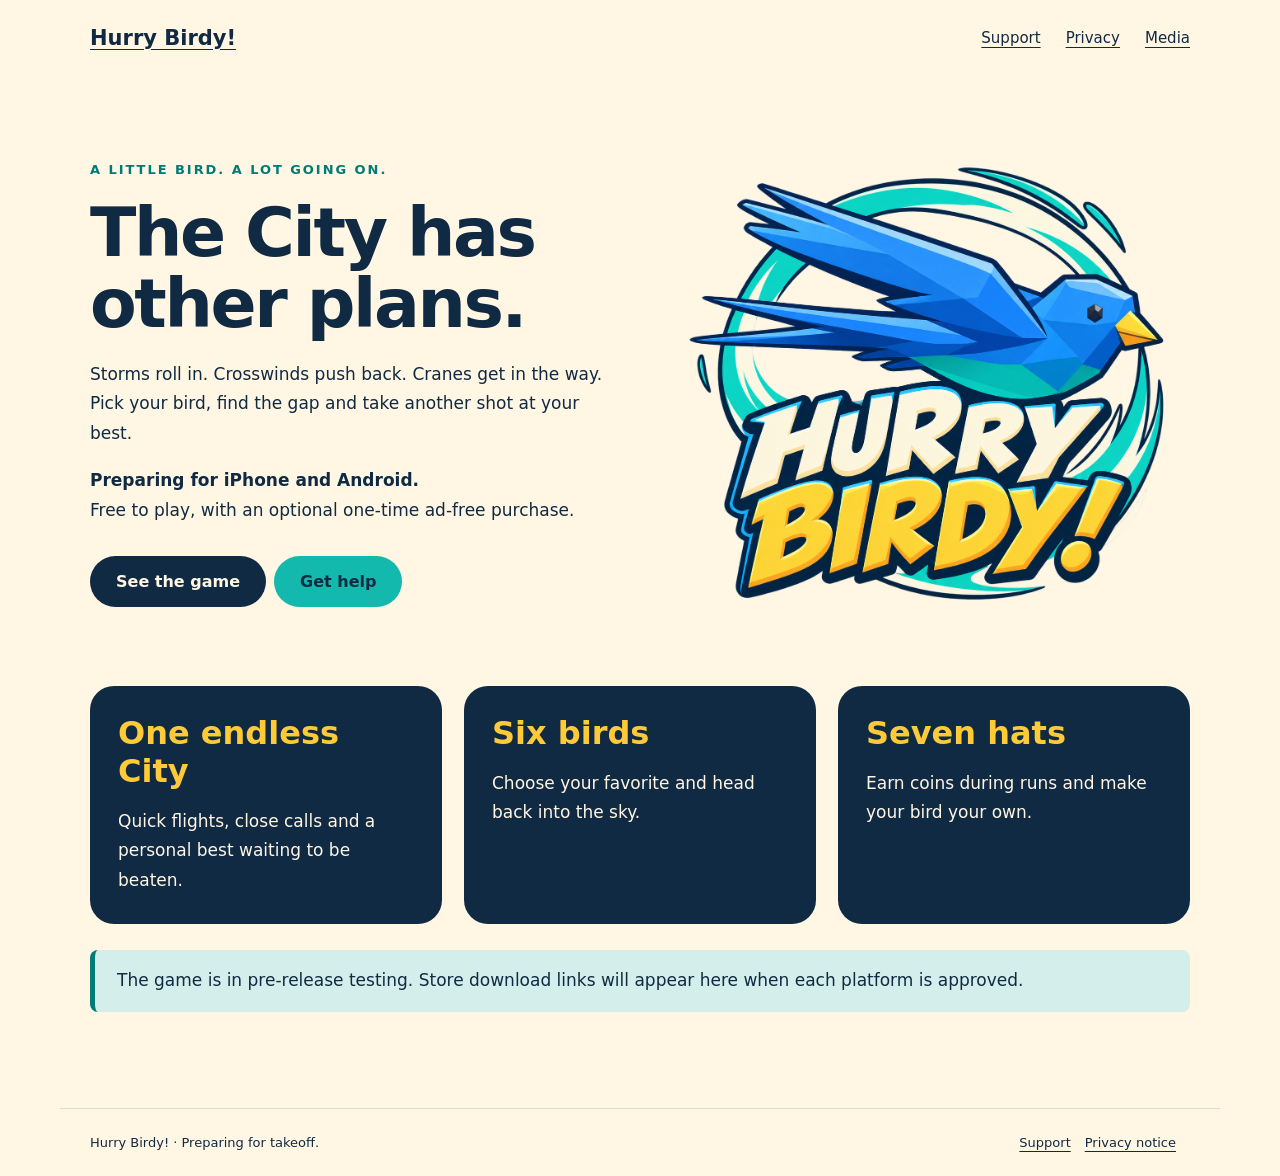
<file: index.html>
<!doctype html><html lang="en"><head><meta charset="utf-8"><meta name="viewport" content="width=device-width, initial-scale=1"><meta name="description" content="Hurry Birdy! An endless City, six birds and one more flight. Official pre-launch support and privacy information."><title>A tiny bird. A big City. · Hurry Birdy!</title><link rel="icon" href="media/google-icon-512.png"><link rel="stylesheet" href="style.css"></head><body><nav><a href="index.html"><strong>Hurry Birdy!</strong></a><div><a href="support.html">Support</a><a href="privacy.html">Privacy</a><a href="media.html">Media</a></div></nav><main><section class="hero"><div><span class="eyebrow">A little bird. A lot going on.</span><h1>The City has<br>other plans.</h1><p>Storms roll in. Crosswinds push back. Cranes get in the way. Pick your bird, find the gap and take another shot at your best.</p><p><strong>Preparing for iPhone and Android.</strong><br>Free to play, with an optional one-time ad-free purchase.</p><a class="button" href="media.html">See the game</a><a class="button secondary" href="support.html">Get help</a></div><img src="media/logo.png" alt="Hurry Birdy! Flight Badge with a blue bird and teal swoosh"></section><div class="cards"><article class="card"><b>One endless City</b><p>Quick flights, close calls and a personal best waiting to be beaten.</p></article><article class="card"><b>Six birds</b><p>Choose your favorite and head back into the sky.</p></article><article class="card"><b>Seven hats</b><p>Earn coins during runs and make your bird your own.</p></article></div><p class="notice">The game is in pre-release testing. Store download links will appear here when each platform is approved.</p></main><footer><span>Hurry Birdy! · Preparing for takeoff.</span><div><a href="support.html">Support</a><a href="privacy.html">Privacy notice</a></div></footer></body></html>
</file>
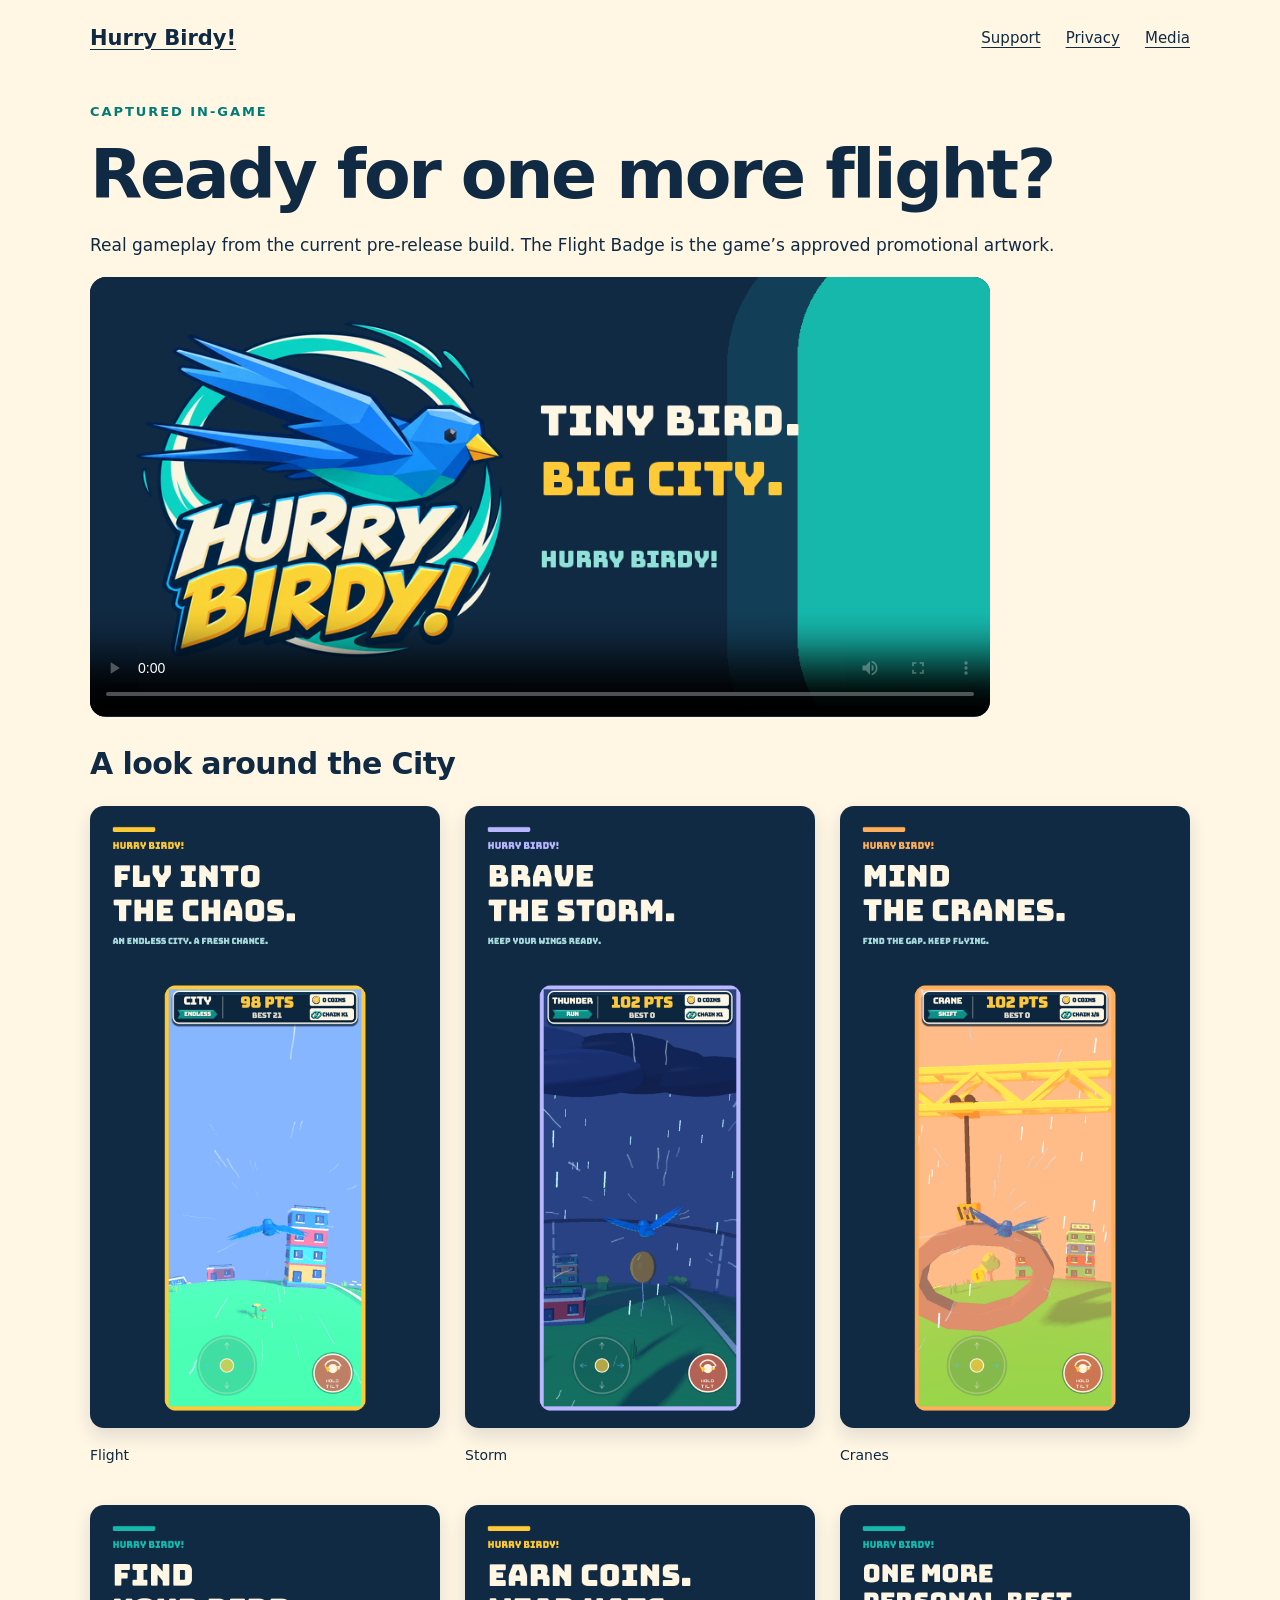
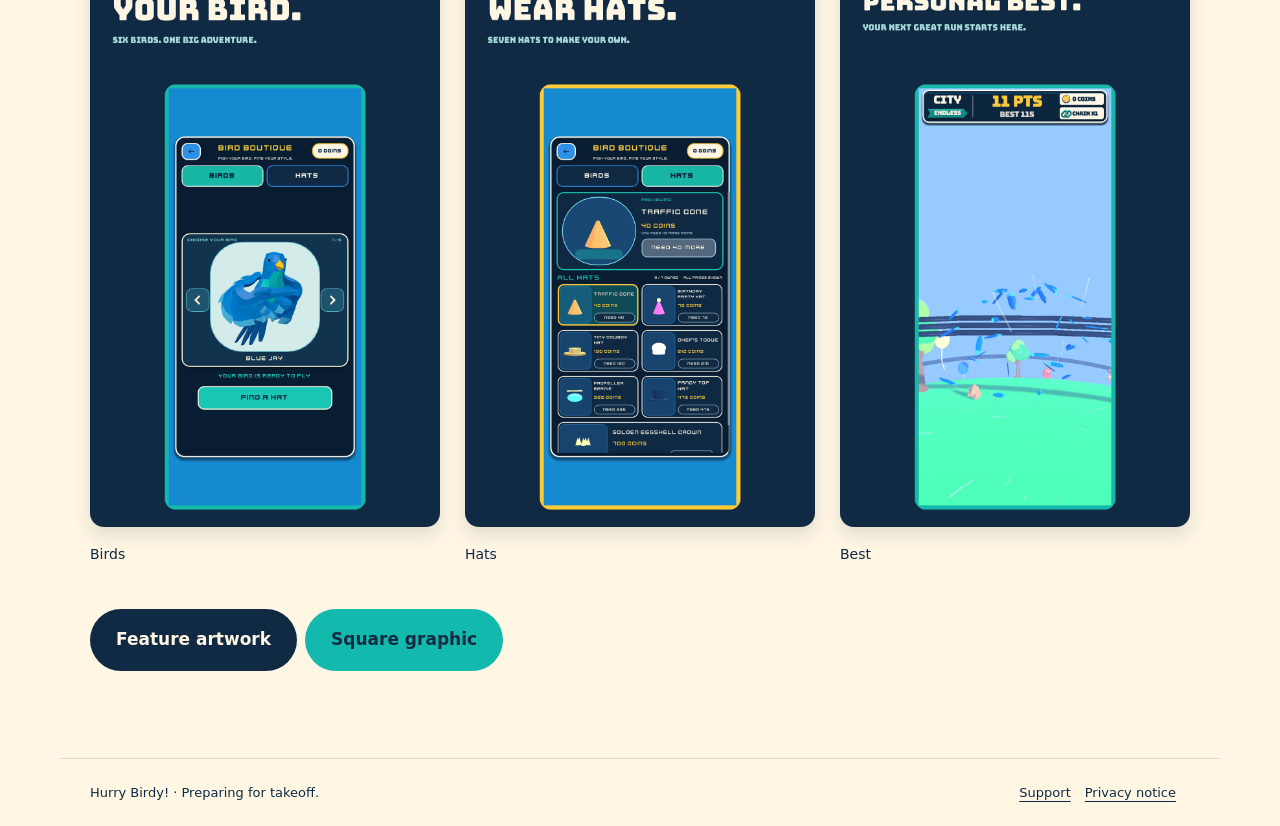
<file: media.html>
<!doctype html><html lang="en"><head><meta charset="utf-8"><meta name="viewport" content="width=device-width, initial-scale=1"><meta name="description" content="Hurry Birdy! An endless City, six birds and one more flight. Official pre-launch support and privacy information."><title>Game media · Hurry Birdy!</title><link rel="icon" href="media/google-icon-512.png"><link rel="stylesheet" href="style.css"></head><body><nav><a href="index.html"><strong>Hurry Birdy!</strong></a><div><a href="support.html">Support</a><a href="privacy.html">Privacy</a><a href="media.html">Media</a></div></nav><main><span class="eyebrow">Captured in-game</span><h1>Ready for one more flight?</h1><p>Real gameplay from the current pre-release build. The Flight Badge is the game’s approved promotional artwork.</p><video class="video" controls preload="metadata" poster="media/google-feature-1024x500.png"><source src="media/google-play-trailer-1920x1080-30s.mp4" type="video/mp4">Your browser does not support this video.</video><h2>A look around the City</h2><div class="gallery"><a href="media/google-01-flight.png"><img loading="lazy" src="media/google-01-flight.png" alt="Hurry Birdy! flight screenshot"><p>Flight</p></a><a href="media/google-02-storm.png"><img loading="lazy" src="media/google-02-storm.png" alt="Hurry Birdy! storm screenshot"><p>Storm</p></a><a href="media/google-03-cranes.png"><img loading="lazy" src="media/google-03-cranes.png" alt="Hurry Birdy! cranes screenshot"><p>Cranes</p></a><a href="media/google-04-birds.png"><img loading="lazy" src="media/google-04-birds.png" alt="Hurry Birdy! birds screenshot"><p>Birds</p></a><a href="media/google-05-hats.png"><img loading="lazy" src="media/google-05-hats.png" alt="Hurry Birdy! hats screenshot"><p>Hats</p></a><a href="media/google-06-best.png"><img loading="lazy" src="media/google-06-best.png" alt="Hurry Birdy! best screenshot"><p>Best</p></a></div><p><a class="button" href="media/google-feature-1024x500.png">Feature artwork</a><a class="button secondary" href="media/social-square-1080.png">Square graphic</a></p></main><footer><span>Hurry Birdy! · Preparing for takeoff.</span><div><a href="support.html">Support</a><a href="privacy.html">Privacy notice</a></div></footer></body></html>
</file>
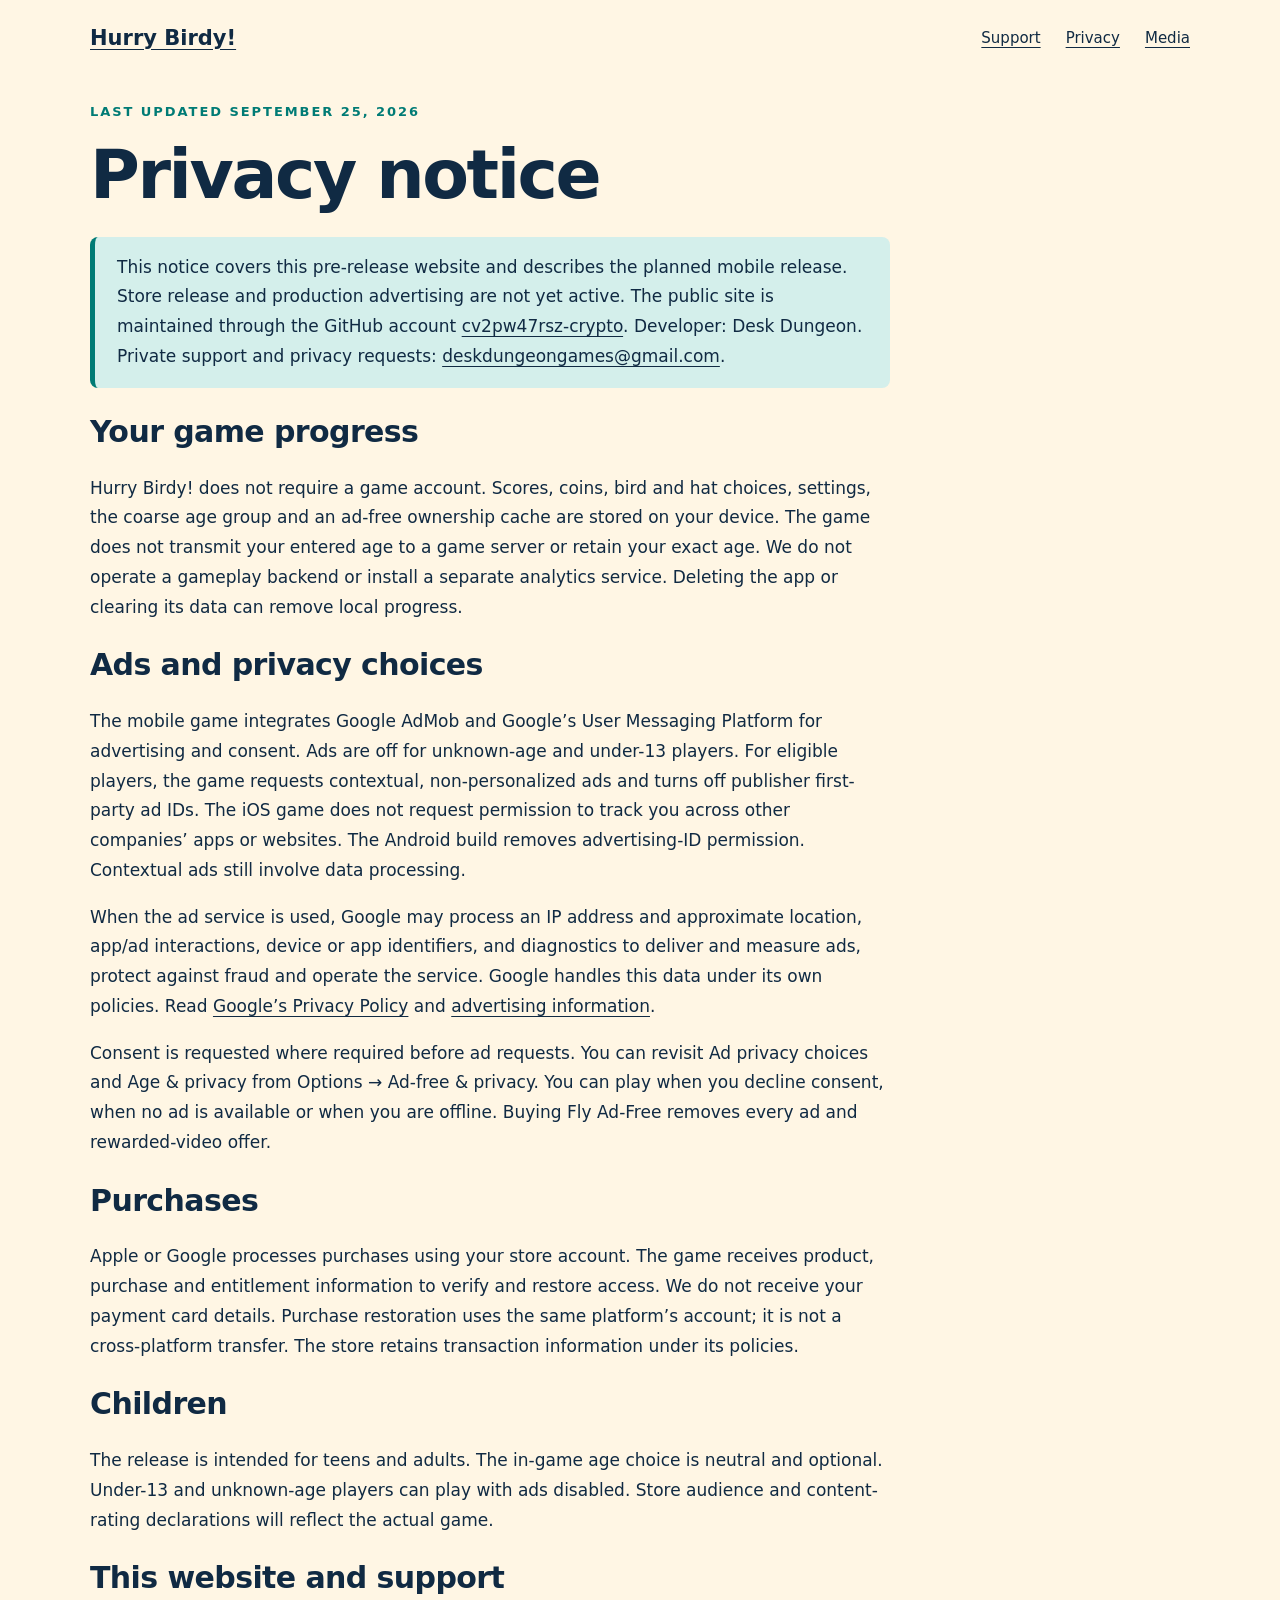
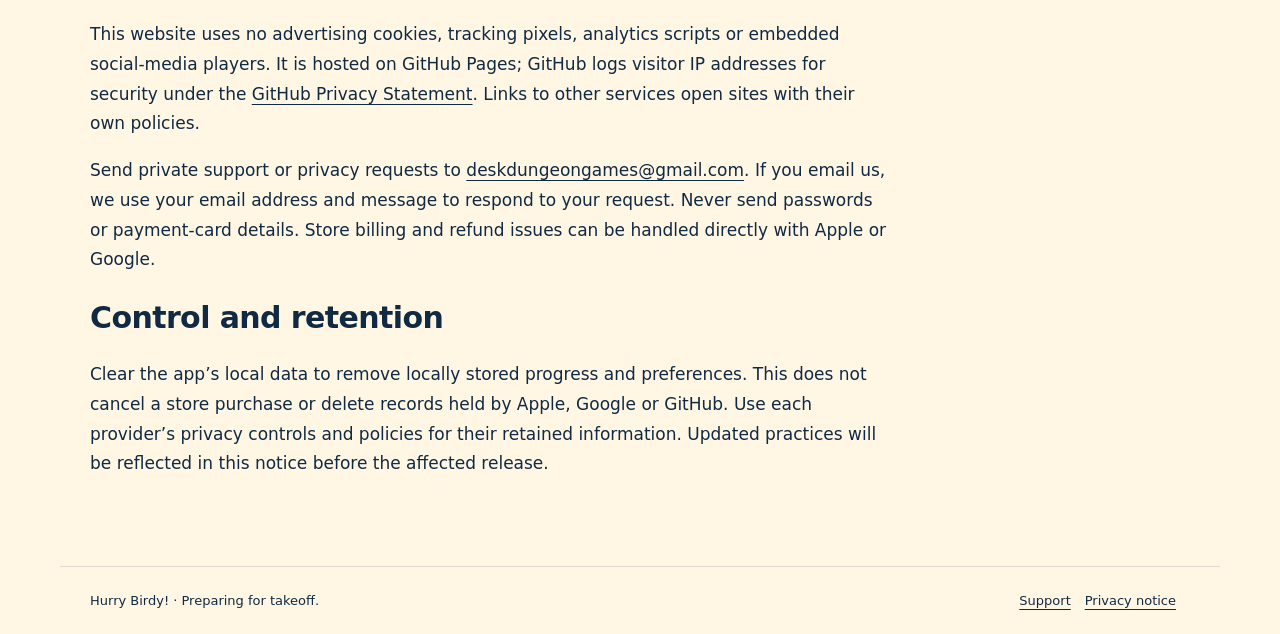
<file: privacy.html>
<!doctype html><html lang="en"><head><meta charset="utf-8"><meta name="viewport" content="width=device-width, initial-scale=1"><meta name="description" content="Hurry Birdy! An endless City, six birds and one more flight. Official pre-launch support and privacy information."><title>Privacy notice · Hurry Birdy!</title><link rel="icon" href="media/google-icon-512.png"><link rel="stylesheet" href="style.css"></head><body><nav><a href="index.html"><strong>Hurry Birdy!</strong></a><div><a href="support.html">Support</a><a href="privacy.html">Privacy</a><a href="media.html">Media</a></div></nav><main><article class="policy"><span class="eyebrow">Last updated September 25, 2026</span><h1>Privacy notice</h1><p class="notice">This notice covers this pre-release website and describes the planned mobile release. Store release and production advertising are not yet active. The public site is maintained through the GitHub account <a href="https://github.com/cv2pw47rsz-crypto">cv2pw47rsz-crypto</a>. Developer: Desk Dungeon. Private support and privacy requests: <a href="mailto:deskdungeongames@gmail.com">deskdungeongames@gmail.com</a>.</p><h2>Your game progress</h2><p>Hurry Birdy! does not require a game account. Scores, coins, bird and hat choices, settings, the coarse age group and an ad-free ownership cache are stored on your device. The game does not transmit your entered age to a game server or retain your exact age. We do not operate a gameplay backend or install a separate analytics service. Deleting the app or clearing its data can remove local progress.</p><h2>Ads and privacy choices</h2><p>The mobile game integrates Google AdMob and Google’s User Messaging Platform for advertising and consent. Ads are off for unknown-age and under-13 players. For eligible players, the game requests contextual, non-personalized ads and turns off publisher first-party ad IDs. The iOS game does not request permission to track you across other companies’ apps or websites. The Android build removes advertising-ID permission. Contextual ads still involve data processing.</p><p>When the ad service is used, Google may process an IP address and approximate location, app/ad interactions, device or app identifiers, and diagnostics to deliver and measure ads, protect against fraud and operate the service. Google handles this data under its own policies. Read <a href="https://policies.google.com/privacy">Google’s Privacy Policy</a> and <a href="https://policies.google.com/technologies/ads">advertising information</a>.</p><p>Consent is requested where required before ad requests. You can revisit Ad privacy choices and Age &amp; privacy from Options → Ad-free &amp; privacy. You can play when you decline consent, when no ad is available or when you are offline. Buying Fly Ad-Free removes every ad and rewarded-video offer.</p><h2>Purchases</h2><p>Apple or Google processes purchases using your store account. The game receives product, purchase and entitlement information to verify and restore access. We do not receive your payment card details. Purchase restoration uses the same platform’s account; it is not a cross-platform transfer. The store retains transaction information under its policies.</p><h2>Children</h2><p>The release is intended for teens and adults. The in-game age choice is neutral and optional. Under-13 and unknown-age players can play with ads disabled. Store audience and content-rating declarations will reflect the actual game.</p><h2>This website and support</h2><p>This website uses no advertising cookies, tracking pixels, analytics scripts or embedded social-media players. It is hosted on GitHub Pages; GitHub logs visitor IP addresses for security under the <a href="https://docs.github.com/en/site-policy/privacy-policies/github-general-privacy-statement">GitHub Privacy Statement</a>. Links to other services open sites with their own policies.</p><p>Send private support or privacy requests to <a href="mailto:deskdungeongames@gmail.com">deskdungeongames@gmail.com</a>. If you email us, we use your email address and message to respond to your request. Never send passwords or payment-card details. Store billing and refund issues can be handled directly with Apple or Google.</p><h2>Control and retention</h2><p>Clear the app’s local data to remove locally stored progress and preferences. This does not cancel a store purchase or delete records held by Apple, Google or GitHub. Use each provider’s privacy controls and policies for their retained information. Updated practices will be reflected in this notice before the affected release.</p></article></main><footer><span>Hurry Birdy! · Preparing for takeoff.</span><div><a href="support.html">Support</a><a href="privacy.html">Privacy notice</a></div></footer></body></html>
</file>
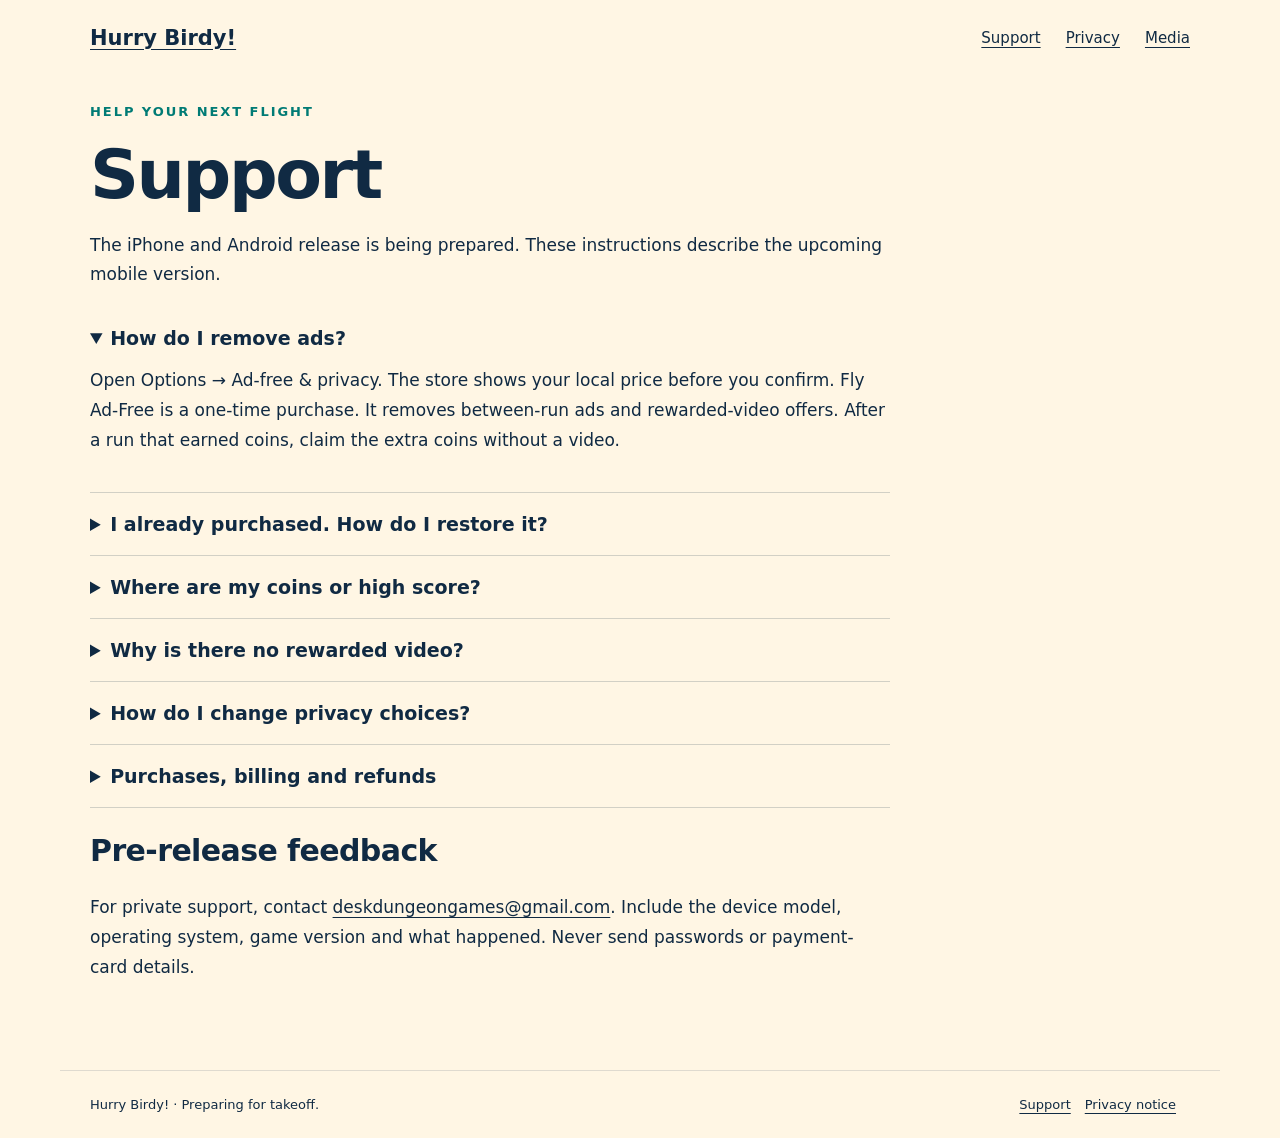
<file: support.html>
<!doctype html><html lang="en"><head><meta charset="utf-8"><meta name="viewport" content="width=device-width, initial-scale=1"><meta name="description" content="Hurry Birdy! An endless City, six birds and one more flight. Official pre-launch support and privacy information."><title>Support · Hurry Birdy!</title><link rel="icon" href="media/google-icon-512.png"><link rel="stylesheet" href="style.css"></head><body><nav><a href="index.html"><strong>Hurry Birdy!</strong></a><div><a href="support.html">Support</a><a href="privacy.html">Privacy</a><a href="media.html">Media</a></div></nav><main><article class="policy"><span class="eyebrow">Help your next flight</span><h1>Support</h1><p>The iPhone and Android release is being prepared. These instructions describe the upcoming mobile version.</p><details open><summary>How do I remove ads?</summary><p>Open Options → Ad-free &amp; privacy. The store shows your local price before you confirm. Fly Ad-Free is a one-time purchase. It removes between-run ads and rewarded-video offers. After a run that earned coins, claim the extra coins without a video.</p></details><details><summary>I already purchased. How do I restore it?</summary><p>Sign into the same Apple or Google Play store account, connect to the internet, then select Restore Purchases on the ad-free screen. Purchases do not transfer between Apple and Google. A pending payment unlocks only after the store confirms it.</p></details><details><summary>Where are my coins or high score?</summary><p>Progress is stored on this device. It is not synchronized between devices. Uninstalling the game or clearing its data can remove local progress. Restoring the ad-free purchase does not restore scores, coins or hats.</p></details><details><summary>Why is there no rewarded video?</summary><p>A video may be unavailable because you are offline, no ad is ready, or your privacy/age settings prevent it. Replay stays available. A reward is added only when the ad service confirms completion, once per run.</p></details><details><summary>How do I change privacy choices?</summary><p>Open Options → Ad-free &amp; privacy for Age &amp; privacy and Ad privacy choices. Skipping the age choice keeps ads off. Gameplay remains available when consent is declined.</p></details><details><summary>Purchases, billing and refunds</summary><p>Payments are processed by your platform’s store. For billing or refund requests use <a href="https://reportaproblem.apple.com/">Apple’s purchase support</a> or <a href="https://support.google.com/googleplay/answer/2479637">Google Play’s refund help</a>. Never post receipts, passwords or payment details publicly.</p></details><h2>Pre-release feedback</h2><p>For private support, contact <a href="mailto:deskdungeongames@gmail.com">deskdungeongames@gmail.com</a>. Include the device model, operating system, game version and what happened. Never send passwords or payment-card details.</p></article></main><footer><span>Hurry Birdy! · Preparing for takeoff.</span><div><a href="support.html">Support</a><a href="privacy.html">Privacy notice</a></div></footer></body></html>
</file>
<file: style.css>
*{box-sizing:border-box}:root{font-family:system-ui,-apple-system,sans-serif;background:#fff6e4;color:#102a43}body{margin:0}a{color:inherit;text-underline-offset:4px}nav,footer{display:flex;align-items:center;justify-content:space-between;gap:22px;max-width:1160px;margin:auto;padding:26px 30px;flex-wrap:wrap}nav strong{font-size:21px}nav div{display:flex;gap:25px;font-size:15px}main{max-width:1160px;margin:auto;padding:25px 30px 70px}.hero{display:grid;grid-template-columns:1fr 1fr;align-items:center;gap:45px;padding:40px 0 60px}.hero img{width:100%;max-width:540px}.eyebrow{text-transform:uppercase;font-size:13px;letter-spacing:.15em;font-weight:800;color:#007b75}h1{font-size:clamp(36px,6vw,68px);line-height:1.04;letter-spacing:-.035em;margin:20px 0}h2{font-size:30px;letter-spacing:-.02em}p,li{font-size:17px;line-height:1.75}.button{display:inline-block;background:#102a43;color:#fff6e4;border-radius:100px;padding:16px 26px;text-decoration:none;font-weight:700;margin:14px 8px 0 0}.secondary{background:#14b9ad;color:#102a43}.cards{display:grid;grid-template-columns:repeat(3,1fr);gap:22px}.card{background:#102a43;color:#fff6e4;border-radius:24px;padding:28px}.card b{color:#ffca38;font-size:32px}.card p{margin-bottom:0}.policy{max-width:800px}.notice{background:#d4efeb;border-left:5px solid #007b75;padding:16px 22px;border-radius:8px;margin:26px 0}.gallery{display:grid;grid-template-columns:repeat(3,1fr);gap:25px}.gallery a{display:block;text-decoration:none}.gallery img{width:100%;border-radius:14px;box-shadow:0 8px 18px #102a4320}.gallery p{font-size:14px;line-height:1.4}.video{width:100%;max-width:900px;border-radius:16px;background:#102a43}footer{border-top:1px solid #102a4322;font-size:13px}footer a{margin-right:14px}details{padding:20px 0;border-bottom:1px solid #102a4330}summary{font-weight:750;font-size:19px;cursor:pointer}@media(max-width:700px){nav{padding:22px}nav div{gap:16px}.hero{grid-template-columns:1fr;gap:4px;padding-top:5px}.hero img{max-width:360px;margin:auto;order:-1}.cards,.gallery{grid-template-columns:1fr 1fr}.cards .card:last-child{grid-column:1/-1}main{padding:15px 22px 45px}.hero h1{font-size:48px}.gallery{gap:16px}.card{padding:22px}}
</file>
